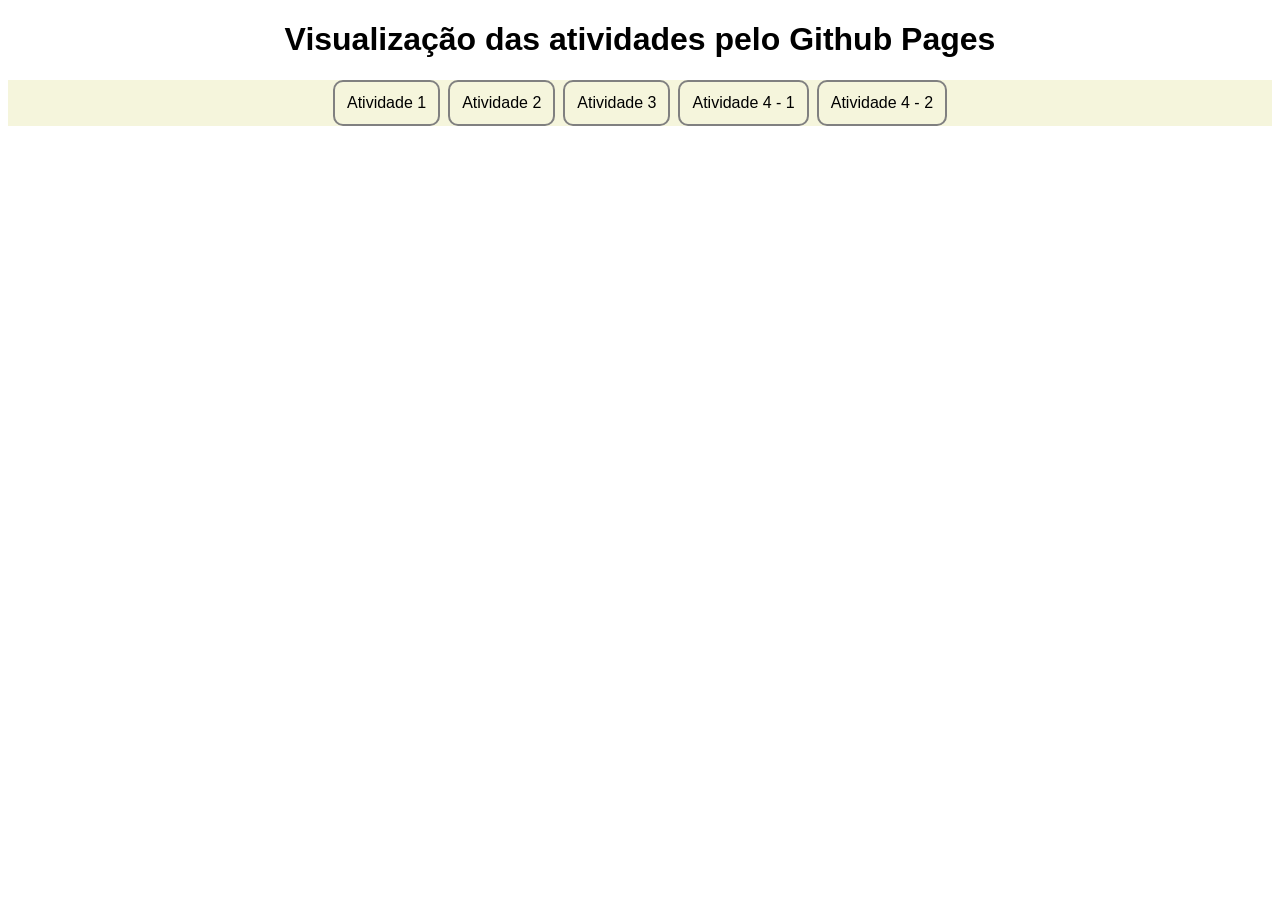
<file: index.html>
<!DOCTYPE html>
<html lang="pt-br">
<head>
    <meta charset="UTF-8">
    <meta name="viewport" content="width=device-width, initial-scale=1.0">
    <title>Visualização das atividades pelo Github Pages</title>
    <style>
        body {
            font-family: Arial, sans-serif;
        }

        h1 {
            text-align: center;
        }

        a {
            color: black;
            text-decoration: none;
            border: 2px solid grey;
            border-radius: 10px;
            padding: 12px;
        }

        div {
            width: 100%;
            background-color: beige;
            display: flex;
            justify-content: center;
            align-items: center;
            gap: 8px;
        }
    </style>
</head>
<body>
    <header>
        <h1>Visualização das atividades pelo Github Pages</h1>
    </header>
    <main>
        <div>
            <a href="atividades/atividade1/index.html" target="_blank">Atividade 1</a>
            <a href="atividades/atividade2/index.html" target="_blank">Atividade 2</a> 
            <a href="atividades/atividade3/index.html" target="_blank">Atividade 3</a>
            <a href="atividades/atividade4/index.html" target="_blank">Atividade 4 - 1</a>
            <a href="atividades/atividade4/tabela-aula.html" target="_blank">Atividade 4 - 2</a>
        </div>
    </main>
</body>
</html>
</file>
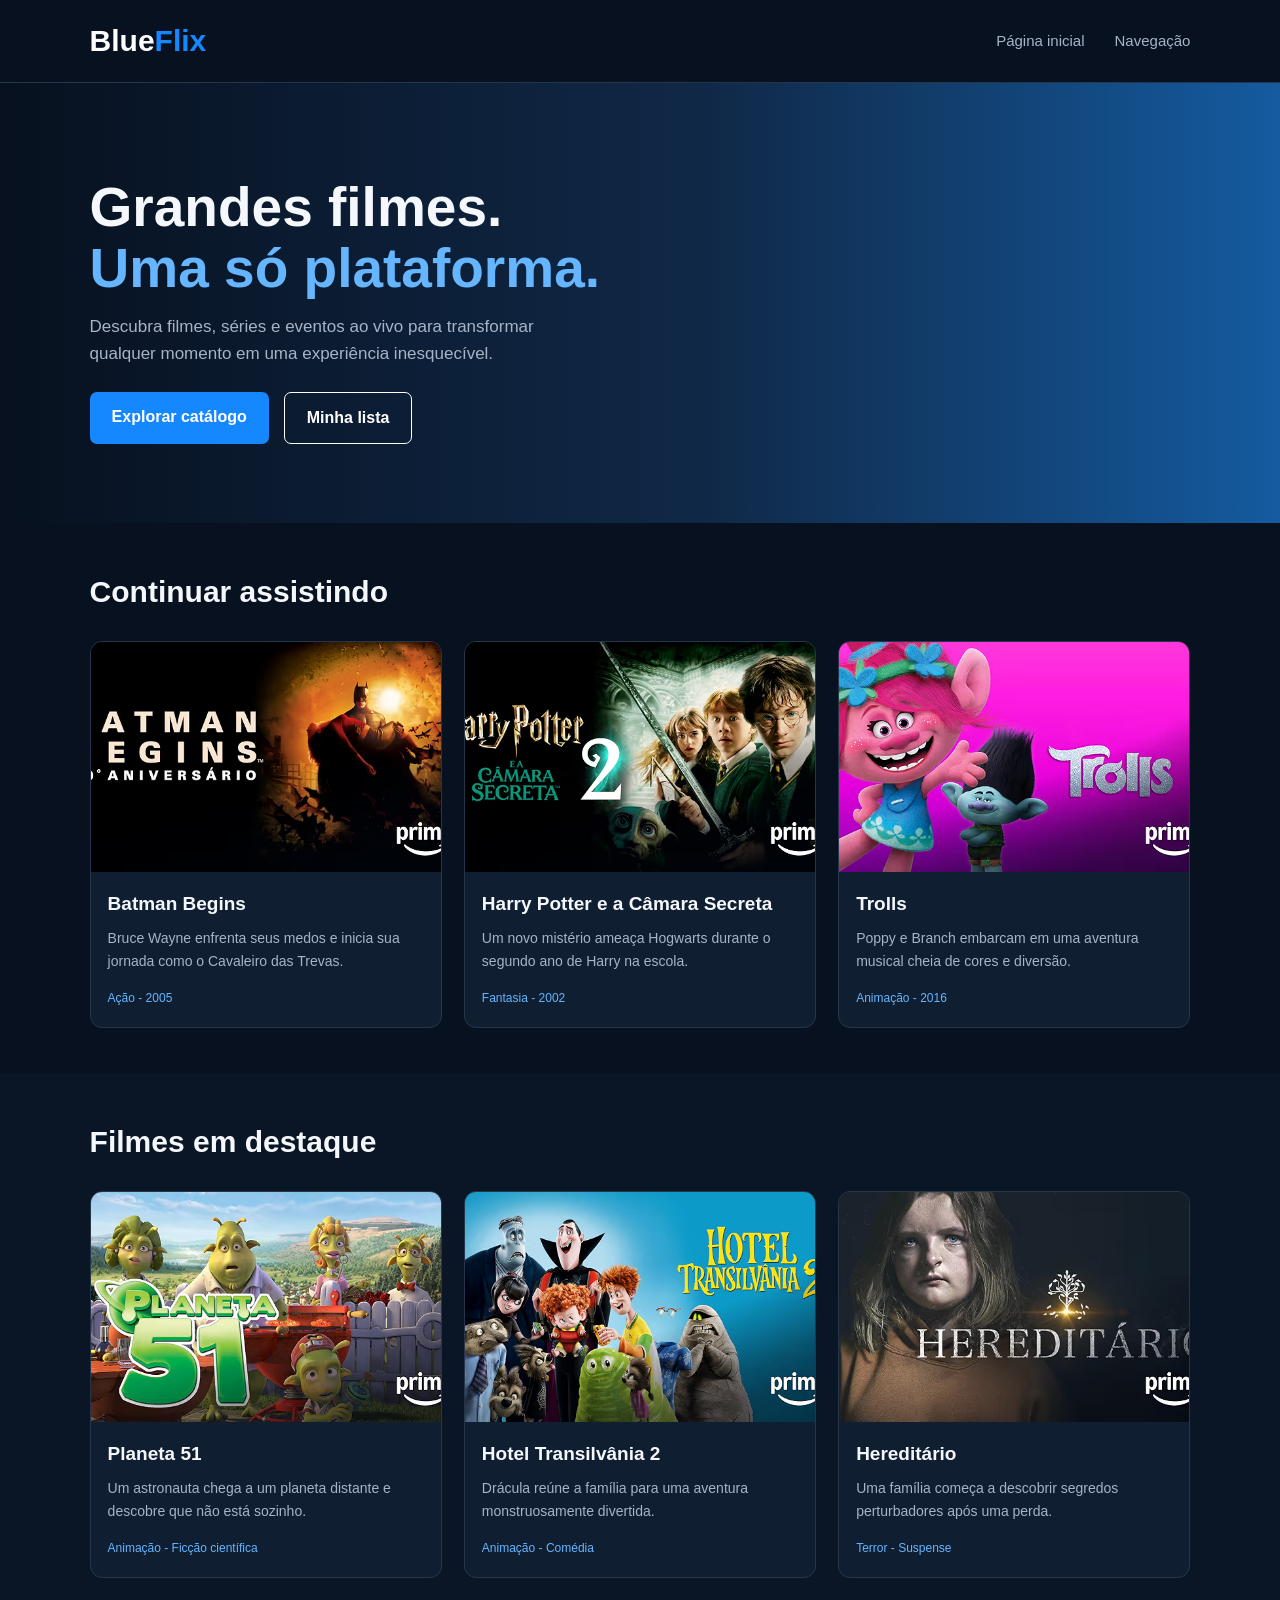
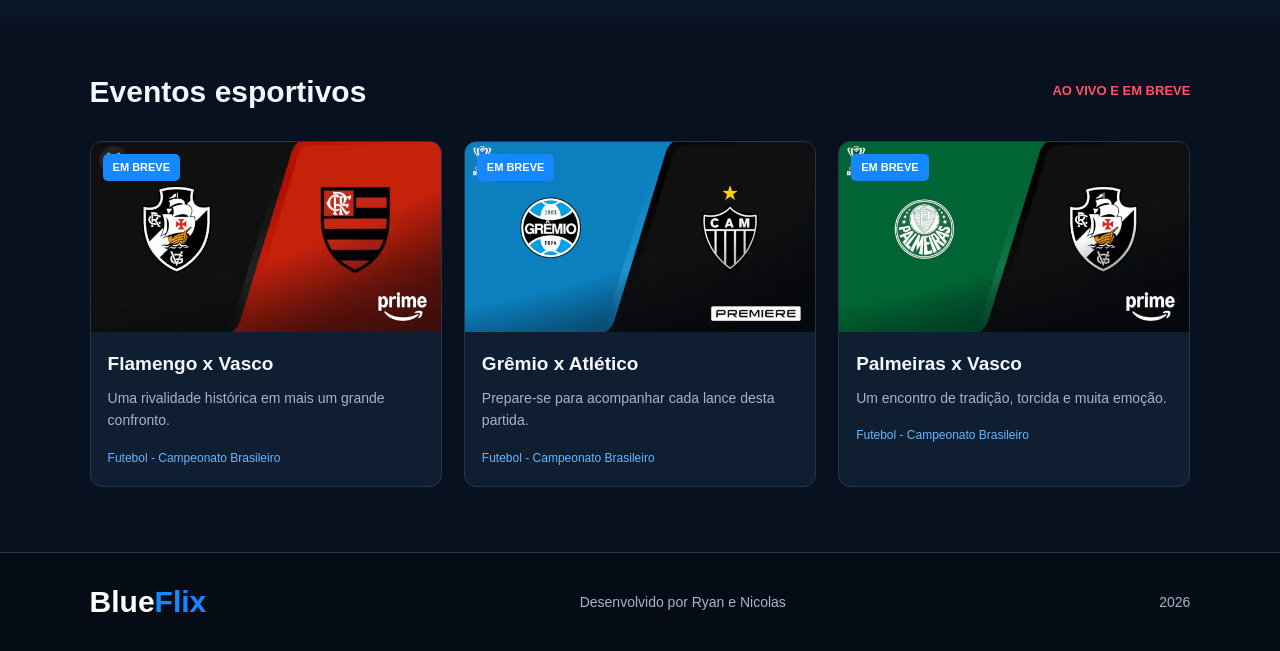
<file: atividades/atividade3/index.html>
<!DOCTYPE html>
<!-- Ryan de Melo Pedro -->
<!-- Nicolas Borges Volcov dos Santos -->
<html lang="pt-br">
<head>
    <meta charset="UTF-8">
    <meta name="viewport" content="width=device-width, initial-scale=1.0">
    <title>BlueFlix - Página Inicial</title>
    <link rel="stylesheet" href="style.css">
</head>
<body>
    <header class="cabecalho">
        <div>
            <h1 class="logo">Blue<span>Flix</span></h1>
        </div>
        <nav class="menu">
            <ul>
                <li><a href="index.html">Página inicial</a></li>
                <li><a href="navegacao.html">Navegação</a></li>
            </ul>
        </nav>
    </header>
    <main>
        <section class="banner" id="inicio">
            <div class="conteudo-banner">
                <h2>
                    Grandes filmes.
                    <br>
                    <span>Uma só plataforma.</span>
                </h2>
                <p class="descricao-banner">
                    Descubra filmes, séries e eventos ao vivo para transformar
                    qualquer momento em uma experiência inesquecível.
                </p>
                <div class="botoes">
                    <a class="botao" href="#destaques">Explorar catálogo</a>
                    <a class="botao botao-secundario" href="#continuar">Minha lista</a>
                </div>
            </div>
        </section>
        <section class="secao" id="continuar">
            <div class="topo-secao">
                <h2>Continuar assistindo</h2>
            </div>
            <div class="lista-cards">
                <div class="card">
                    <div class="imagem-card">
                        <img src="imagens/batman-begins.jpg" alt="Batman Begins">
                    </div>
                    <div class="informacoes-card">
                        <h3>Batman Begins</h3>
                        <p>Bruce Wayne enfrenta seus medos e inicia sua jornada como o Cavaleiro das Trevas.</p>
                        <span class="categoria">Ação - 2005</span>
                    </div>
                </div>
                <div class="card">
                    <div class="imagem-card">
                        <img src="imagens/harry-potter-2.jpg" alt="Harry Potter e a Câmara Secreta">
                    </div>
                    <div class="informacoes-card">
                        <h3>Harry Potter e a Câmara Secreta</h3>
                        <p>Um novo mistério ameaça Hogwarts durante o segundo ano de Harry na escola.</p>
                        <span class="categoria">Fantasia - 2002</span>
                    </div>
                </div>
                <div class="card">
                    <div class="imagem-card">
                        <img src="imagens/trolls.jpg" alt="Trolls">
                    </div>
                    <div class="informacoes-card">
                        <h3>Trolls</h3>
                        <p>Poppy e Branch embarcam em uma aventura musical cheia de cores e diversão.</p>
                        <span class="categoria">Animação - 2016</span>
                    </div>
                </div>
            </div>
        </section>
        <section class="secao secao-destaques" id="destaques">
            <div class="topo-secao">
                <h2>Filmes em destaque</h2>
            </div>
            <div class="lista-cards">
                <div class="card">
                    <div class="imagem-card">
                        <img src="imagens/planeta-51.jpg" alt="Planeta 51">
                    </div>
                    <div class="informacoes-card">
                        <h3>Planeta 51</h3>
                        <p>Um astronauta chega a um planeta distante e descobre que não está sozinho.</p>
                        <span class="categoria">Animação - Ficção científica</span>
                    </div>
                </div>
                <div class="card">
                    <div class="imagem-card">
                        <img src="imagens/hotel-transilvania-2.jpg" alt="Hotel Transilvânia 2">
                    </div>
                    <div class="informacoes-card">
                        <h3>Hotel Transilvânia 2</h3>
                        <p>Drácula reúne a família para uma aventura monstruosamente divertida.</p>
                        <span class="categoria">Animação - Comédia</span>
                    </div>
                </div>
                <div class="card">
                    <div class="imagem-card">
                        <img src="imagens/hereditario.jpg" alt="Hereditário">
                    </div>
                    <div class="informacoes-card">
                        <h3>Hereditário</h3>
                        <p>Uma família começa a descobrir segredos perturbadores após uma perda.</p>
                        <span class="categoria">Terror - Suspense</span>
                    </div>
                </div>
            </div>
        </section>
        <section class="secao secao-eventos" id="eventos">
            <div class="topo-secao">
                <h2>Eventos esportivos</h2>
                <p class="ao-vivo">AO VIVO E EM BREVE</p>
            </div>
            <div class="lista-cards">
                <div class="card">
                    <div class="imagem-evento">
                        <img src="imagens/flamengo-x-vasco.png" alt="Flamengo x Vasco">
                        <span class="etiqueta-evento">EM BREVE</span>
                    </div>
                    <div class="informacoes-card">
                        <h3>Flamengo x Vasco</h3>
                        <p>Uma rivalidade histórica em mais um grande confronto.</p>
                        <span class="categoria">Futebol - Campeonato Brasileiro</span>
                    </div>
                </div>
                <div class="card">
                    <div class="imagem-evento">
                        <img src="imagens/gremio-x-atletico.png" alt="Grêmio x Atlético">
                        <span class="etiqueta-evento">EM BREVE</span>
                    </div>
                    <div class="informacoes-card">
                        <h3>Grêmio x Atlético</h3>
                        <p>Prepare-se para acompanhar cada lance desta partida.</p>
                        <span class="categoria">Futebol - Campeonato Brasileiro</span>
                    </div>
                </div>
                <div class="card">
                    <div class="imagem-evento">
                        <img src="imagens/palmeiras-x-vasco.png" alt="Palmeiras x Vasco">
                        <span class="etiqueta-evento">EM BREVE</span>
                    </div>
                    <div class="informacoes-card">
                        <h3>Palmeiras x Vasco</h3>
                        <p>Um encontro de tradição, torcida e muita emoção.</p>
                        <span class="categoria">Futebol - Campeonato Brasileiro</span>
                    </div>
                </div>
            </div>
        </section>
    </main>
    <footer class="rodape">
        <h3 class="logo">Blue<span>Flix</span></h3>
        <p>Desenvolvido por Ryan e Nicolas</p>
        <p>2026</p>
    </footer>
</body>
</html>
</file>
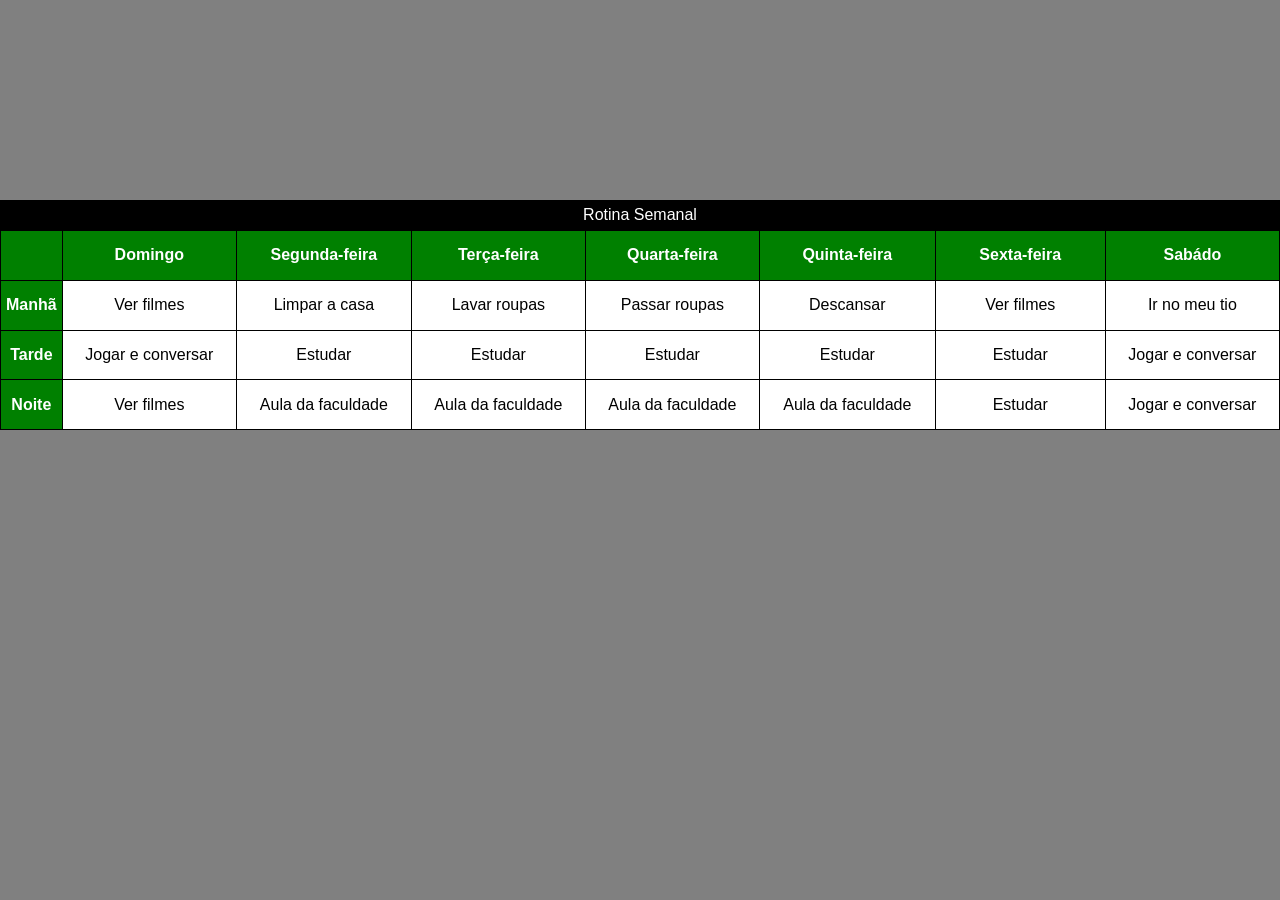
<file: atividades/atividade4/index.html>
<!DOCTYPE html>
<html lang="pt-br">
<head>
    <meta charset="UTF-8">
    <meta name="viewport" content="width=device-width, initial-scale=1.0">
    <title>Rotina semanal</title>
    <style>
        body {
            font-family: Arial, Helvetica, sans-serif;
            background-color: grey;
            box-sizing: border-box;

            margin: 0;
            padding: 0;
            height: 70vh;
            width: 100%;
            display: flex;
            justify-content: center;
            align-items: center;
        }

        table {
            height: 200px;
        }

        caption {
            border: 1px solid black;
            padding: 5px;
            color: white;
            background-color: black;
        }

        th {
            color: white;
            background-color: green;
        }

        table, th, tr, td {
            border: 1px solid black;
            border-collapse: collapse;
            padding: 5px;
        }

        td, th {
            text-align: center;
        }

        td {
            width: 200px;
            background-color: white;
        }
    </style>
</head>
<body>
    <table>
        <caption>Rotina Semanal</caption>
        <tr>
            <th></th>
            <th>Domingo</th>
            <th>Segunda-feira</th>
            <th>Terça-feira</th>
            <th>Quarta-feira</th>
            <th>Quinta-feira</th>
            <th>Sexta-feira</th>
            <th>Sabádo</th>
        </tr>
        <tr>
            <th>Manhã</th>
            <td>Ver filmes</td>
            <td>Limpar a casa</td>
            <td>Lavar roupas</td>
            <td>Passar roupas</td>
            <td>Descansar</td>
            <td>Ver filmes</td>
            <td>Ir no meu tio</td>
        </tr>
        <tr>
            <th>Tarde</th>
            <td>Jogar e conversar</td>
            <td>Estudar</td>
            <td>Estudar</td>
            <td>Estudar</td>
            <td>Estudar</td>
            <td>Estudar</td>
            <td>Jogar e conversar</td>
        </tr>
        <tr>
            <th>Noite</th>
            <td>Ver filmes</td>
            <td>Aula da faculdade</td>
            <td>Aula da faculdade</td>
            <td>Aula da faculdade</td>
            <td>Aula da faculdade</td>
            <td>Estudar</td>
            <td>Jogar e conversar</td>
        </tr>
    </table>
</body>
</html>
</file>
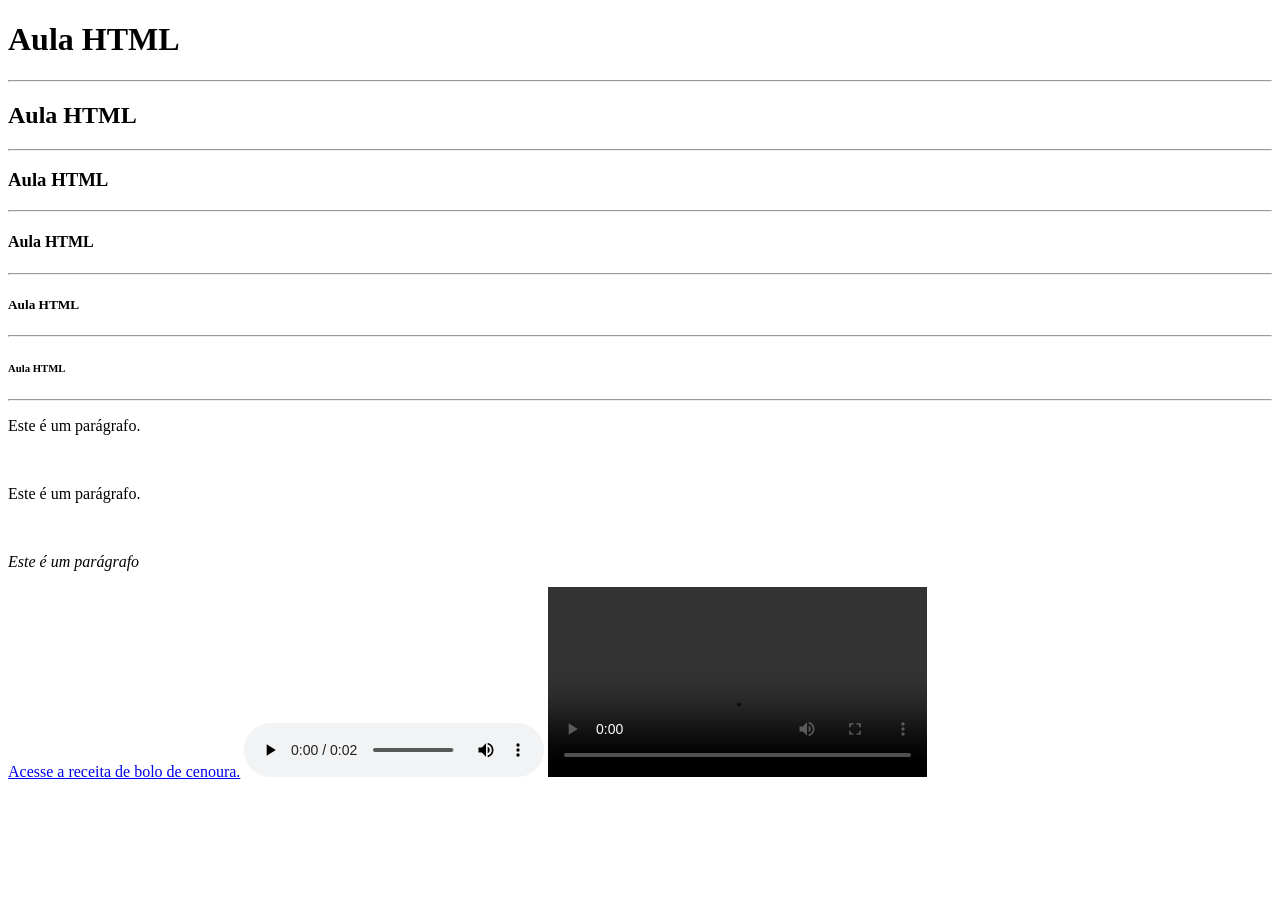
<file: aulas/receita/index.html>
<!DOCTYPE html>
<html lang="pt-br">
<head>
    <meta charset="UTF-8">
    <meta name="viewport" content="width=device-width,initial-scale=1.0">
    <title>Turma Nathally</title>
    <link rel="shortcut icon" href="" type="image/x-icon">
</head>
<body>
    <h1>Aula HTML</h1>
    <hr>
    <h2>Aula HTML</h2>
    <hr>
    <h3>Aula HTML</h3>
    <hr>
    <h4>Aula HTML</h4>
    <hr>
    <h5>Aula HTML</h5>
    <hr>
    <h6>Aula HTML</h6>
    <hr>
    <p>Este é um parágrafo.</p>
    <br>
    <p>Este é um parágrafo.</p>
    <br>
    <p><i>Este é um parágrafo</i></p>
    <a href="receita.html">Acesse a receita de bolo de cenoura.</a>
    <audio controls>
        <source src="audios/notificacao.mp3" type="audio/mp3">
    </audio>    
    <video width="30%" controls>
        <source src="videos/praia.mp4" type="video/mp4">
    </video>
</body>
</html>
</file>
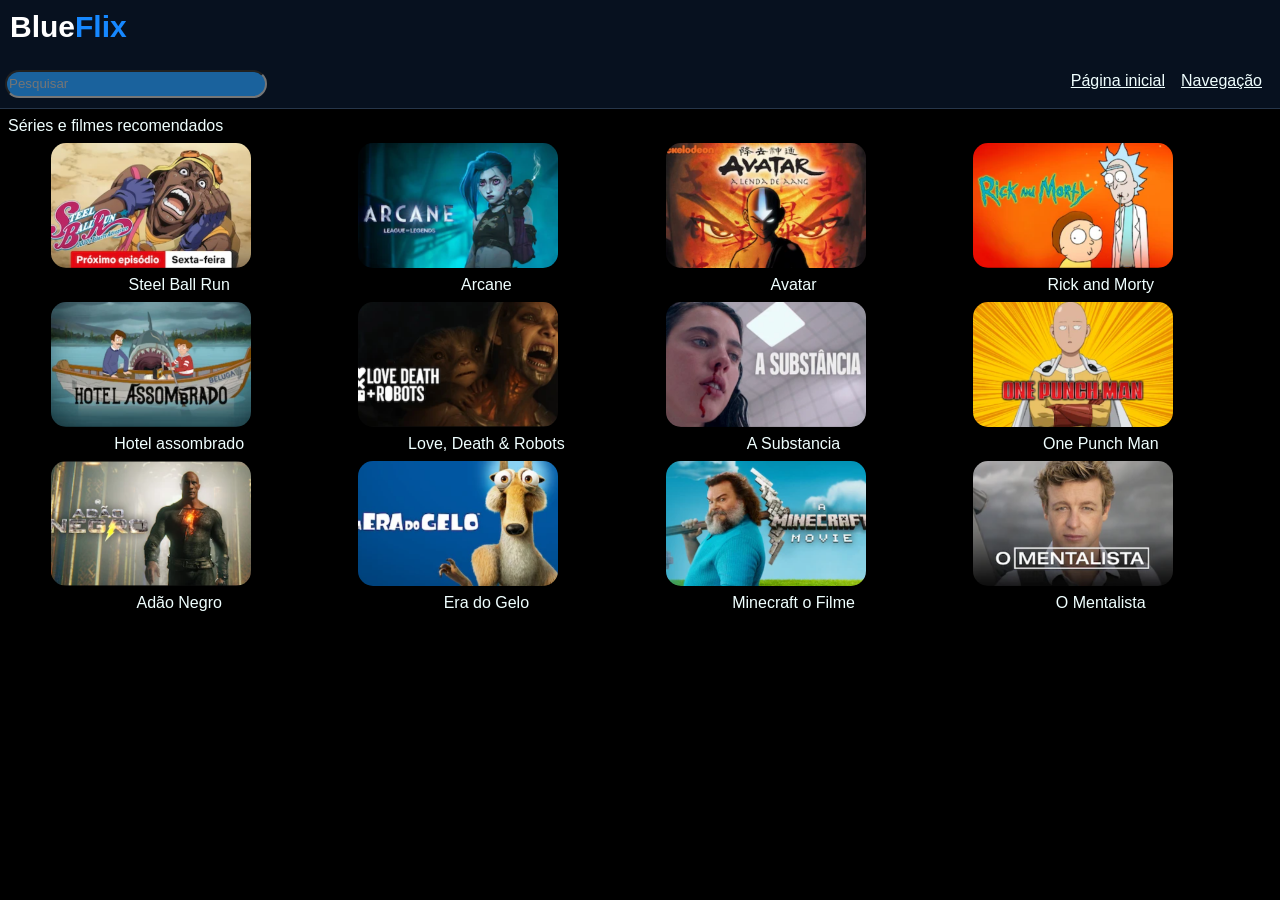
<file: atividades/atividade3/navegacao.html>
<!DOCTYPE html>
<!--Ryan de Melo Pedro-->
<!--Nicolas Borges Volcov dos Santos-->
<html lang="pt-br">
<head>
    <meta charset="UTF-8">
    <meta name="viewport" content="width=device-width, initial-scale=1.0">
    <title>Buscar</title>
    <link rel="stylesheet" href="navegacao.css">
</head>
<body>
    <header>
        <h1>Blue<span>Flix</span></h1>
        <div id="cima">
        <input class="pesquisa" type="text" placeholder="Pesquisar">
        <nav>
                <a href="index.html">Página inicial</a>
                <a href="navegacao.html">Navegação</a>
            </nav>
        </div>
    </header>
    <main>
        <p>Séries e filmes recomendados</p>
        <div class="catalogo">
            <div class="opcao">
                <img src="imagens/SteelBall.png" alt="Stell Ball Run">
                <p>Steel Ball Run</p>
            </div>
            <div class="opcao">
                <img src="imagens/Arcane.png" alt="Arcane">
                <p>Arcane</p>
            </div>
            <div class="opcao">
                <img src="imagens/Avatar.png" alt="Avatar">
                <p>Avatar</p>
            </div>
            <div class="opcao">
                <img src="imagens/RickMorty.png" alt="Rick and Morty">
                <p>Rick and Morty</p>
            </div>
        </div>
        <div class="catalogo">
            <div class="opcao">
                <img src="imagens/Hotel-Assombrado.png" alt="Hotel Assombrado">
                <p>Hotel assombrado</p>
            </div>
            <div class="opcao">
                <img src="imagens/Love.png" alt="Love death & Robots">
                <p>Love, Death & Robots</p>
            </div>
            <div class="opcao">
                <img src="imagens/Substancia.png" alt="A Substancia">
                <p>A Substancia</p>
            </div>
            <div class="opcao">
                <img src="imagens/one-punch-man.png" alt="One punch man">
                <p>One Punch Man</p>
            </div> 
        </div> 
        <div class="catalogo">
            <div class="opcao">
                <img src="imagens/adao-negro.png" alt="Adão Negro">
                <p>Adão Negro</p>
            </div>
            <div class="opcao">
                <img src="imagens/Era-do-gelo.png" alt="Era do Gelo">
                <p>Era do Gelo</p>
            </div>
            <div class="opcao">
                <img src="imagens/minecraft.png" alt="Minecraft">
                <p>Minecraft o Filme</p>
            </div>
            <div class="opcao">
                <img src="imagens/mentalista.png" alt="Mentalista">
                <p>O Mentalista</p>
            </div> 
        </div>
    </main>
    <footer>

    </footer>
</body>
</html>
</file>
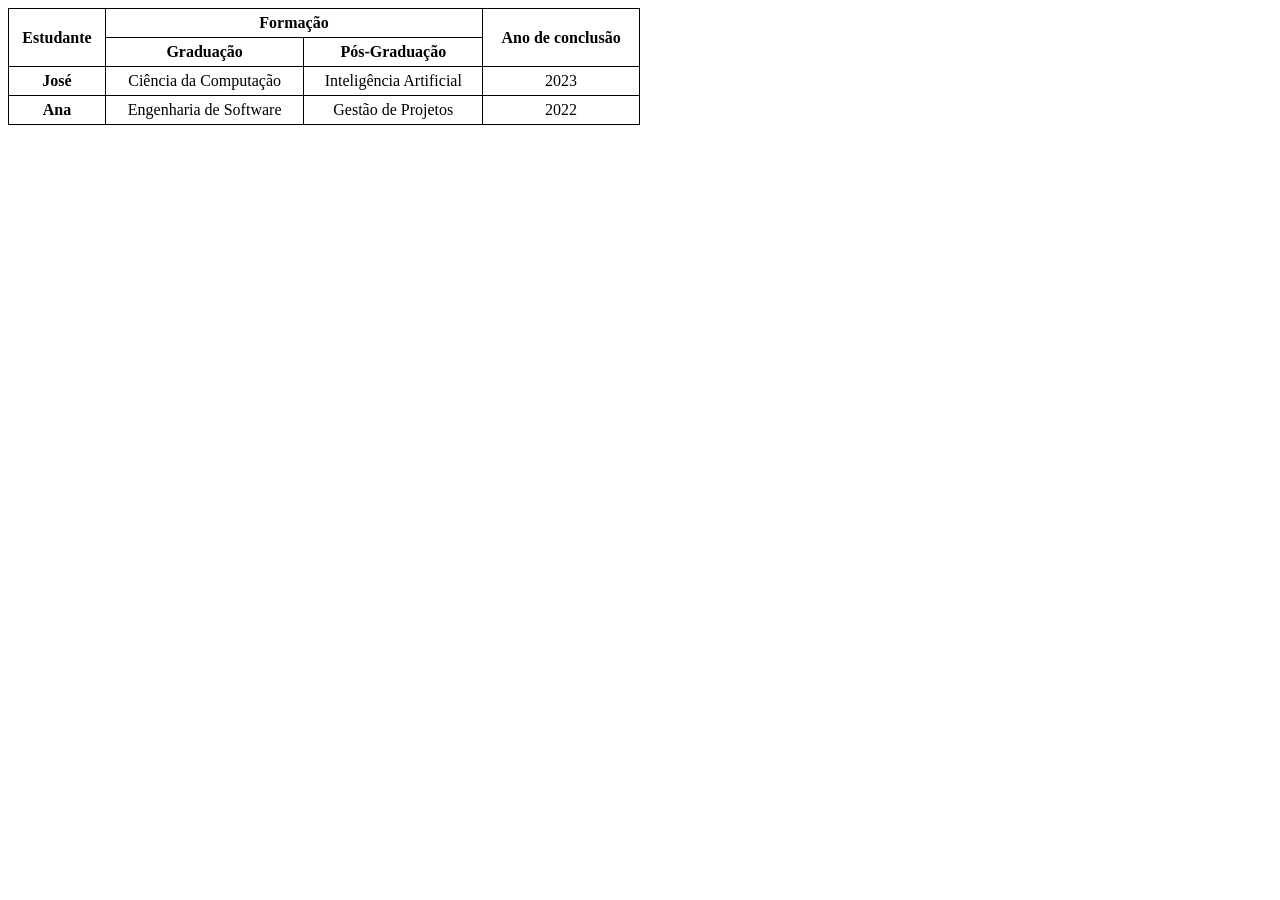
<file: atividades/atividade4/tabela-aula.html>
<!DOCTYPE html>
<html lang="pt-br">
<head>
    <meta charset="UTF-8">
    <meta name="viewport" content="width=device-width, initial-scale=1.0">
    <title>Aula sobre tabelas</title>
    <style>
        table, th, tr, td {
            border: 1px solid black;
            border-collapse: collapse;
        }

        th, td {
            text-align: center;
            padding: 5px;
        }

        table {
            width: 50%;
        }
    </style>
</head> 
<body>
    <table>
        <tr>
            <th rowspan="2">Estudante</th>
            <th colspan="2">Formação</th>
            <th rowspan="2">Ano de conclusão</th>
        </tr>
        <tr>
            <th>Graduação</th>
            <th>Pós-Graduação</th>
        </tr>
        <tr>
            <th>José</th>
            <td>Ciência da Computação</td>
            <td>Inteligência Artificial</td>
            <td>2023</td>
        </tr>
        <tr>
            <th>Ana</th>
            <td>Engenharia de Software</td>
            <td>Gestão de Projetos</td>
            <td>2022</td>
        </tr>
    </table>
</body>
</html>
</file>
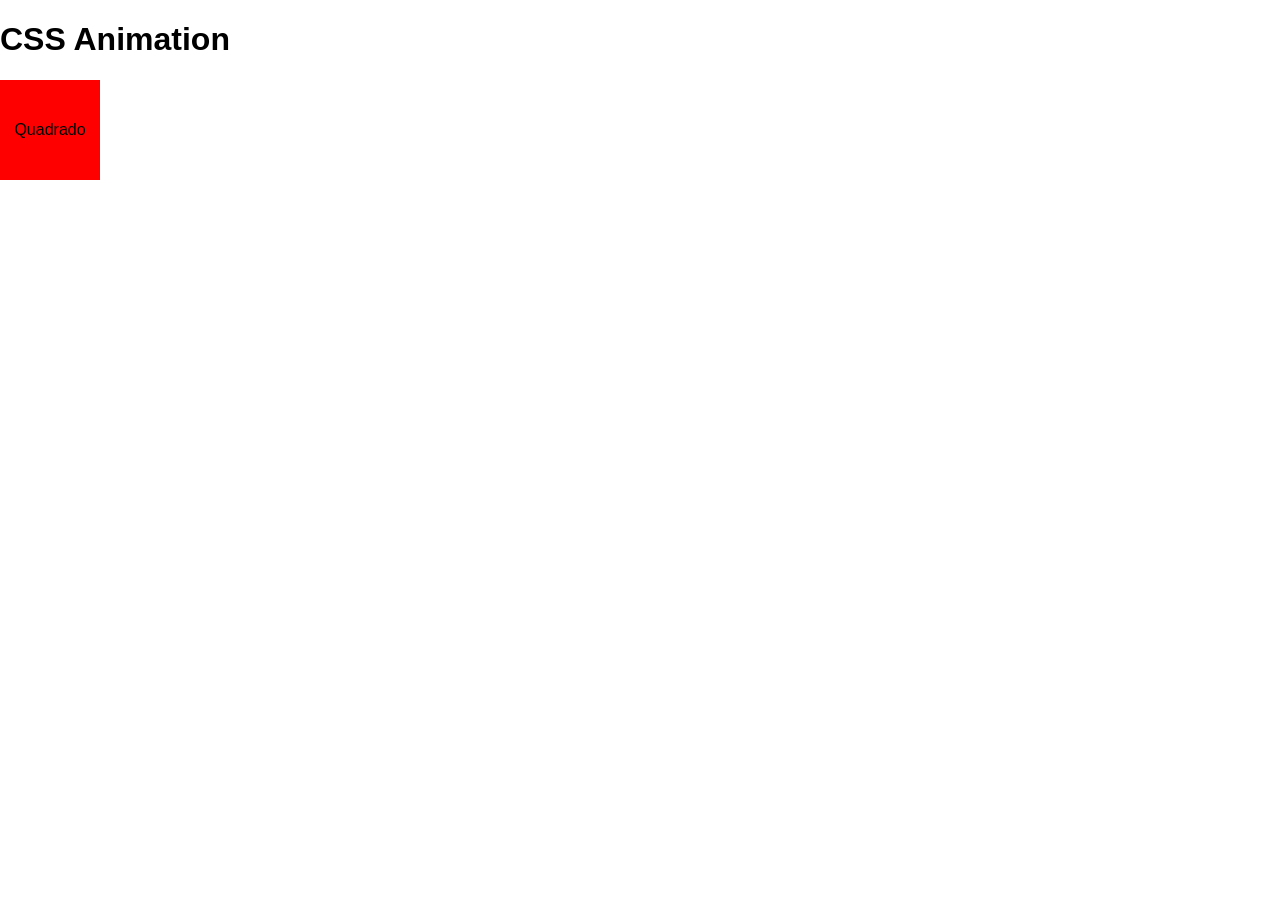
<file: aulas/animations/animations.html>
<!DOCTYPE html>
<html lang="en">
<head>
    <meta charset="UTF-8">
    <meta name="viewport" content="width=device-width, initial-scale=1.0">
    <title>Document</title>
    <style> 
        body {
            font-family: Arial, Helvetica, sans-serif;

            margin: 0;
            padding: 0;
        }

        div {
        display: flex;
        justify-content: center;
        align-items: center;

        width: 100px;
        height: 100px;
        background-color: red;
        position: relative;
        animation-name: quadradoMovendo;
        animation-duration: 6s;
        animation-iteration-count: infinite;
        }

        @keyframes quadradoMovendo {
        0%   {background-color:red; left:0px; top:0px;} /* 0 pixels da esquerda e 0 pixels de cima */
        25%  {background-color:yellow; left:200px; top:0px;}
        50%  {background-color:blue; left:200px; top:200px;}
        75%  {background-color:green; left:0px; top:200px;}
        100% {background-color:red; left:0px; top:0px;}
        }
</style>
</head>
<body>
    <h1>CSS Animation</h1>
    <div>Quadrado</div>
</body>
</html>
</file>
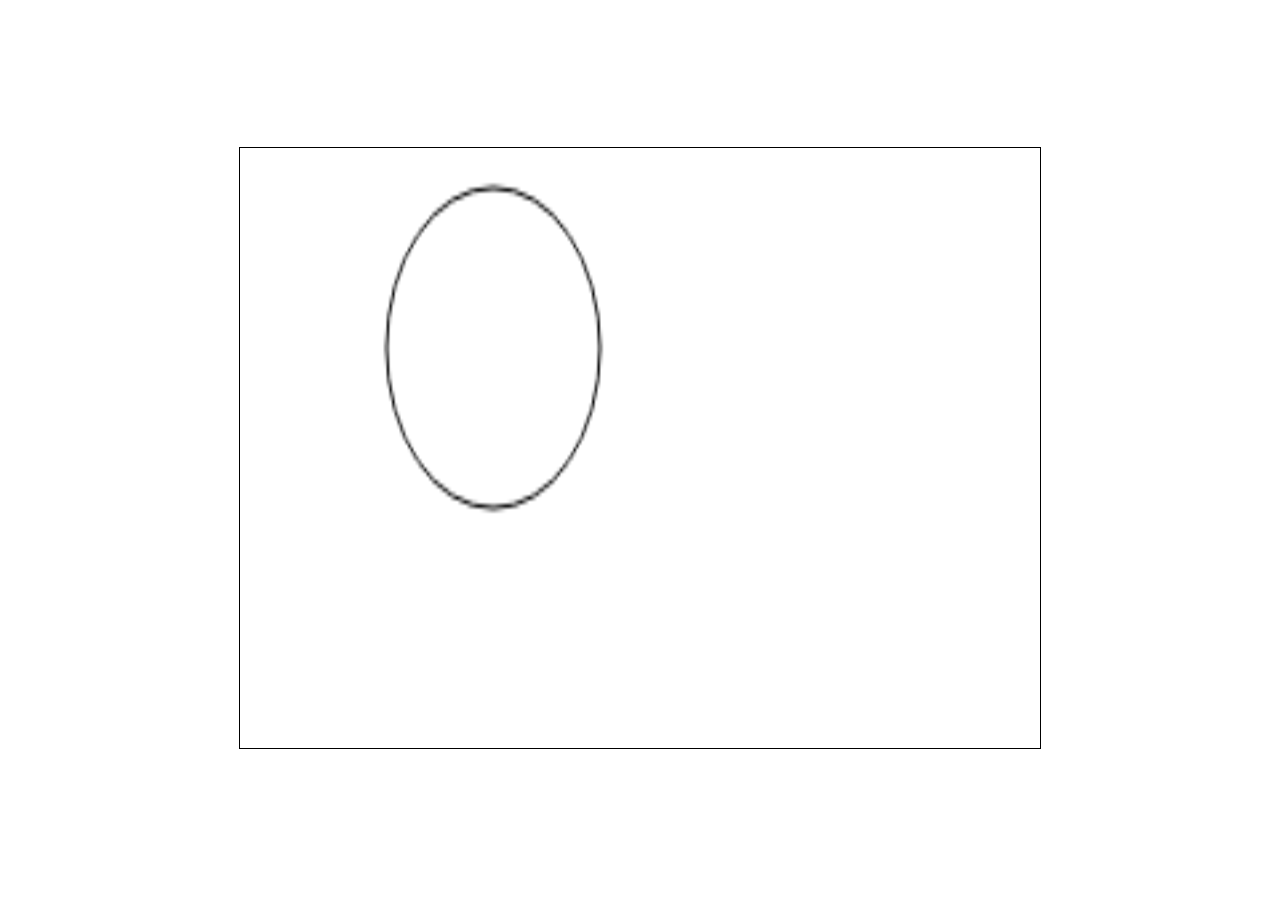
<file: aulas/canvas/canvas.html>
<!DOCTYPE html>
<html lang="en">
<head>
    <meta charset="UTF-8">
    <meta name="viewport" content="width=device-width, initial-scale=1.0">
    <title>Document</title>
    <style>
        body {
            margin: 0;
            padding: 0;
            display: flex;
            justify-content: center;
            align-items: center;

            height: 100vh;
        }
        #myCanvas {
            height: 600px;
            width: 800px;
            border: 1px solid black;
        }
    </style>
</head>
<body>
    <div>
        <canvas id="myCanvas"></canvas>
    </div>
    <script>
        var c = document.getElementById("myCanvas");
        var ctx = c.getContext("2d");
        ctx.beginPath();
        ctx.arc(95, 50, 40, 0, 2 * Math.PI);
        ctx.stroke();
    </script>
</body>
</html>
</file>
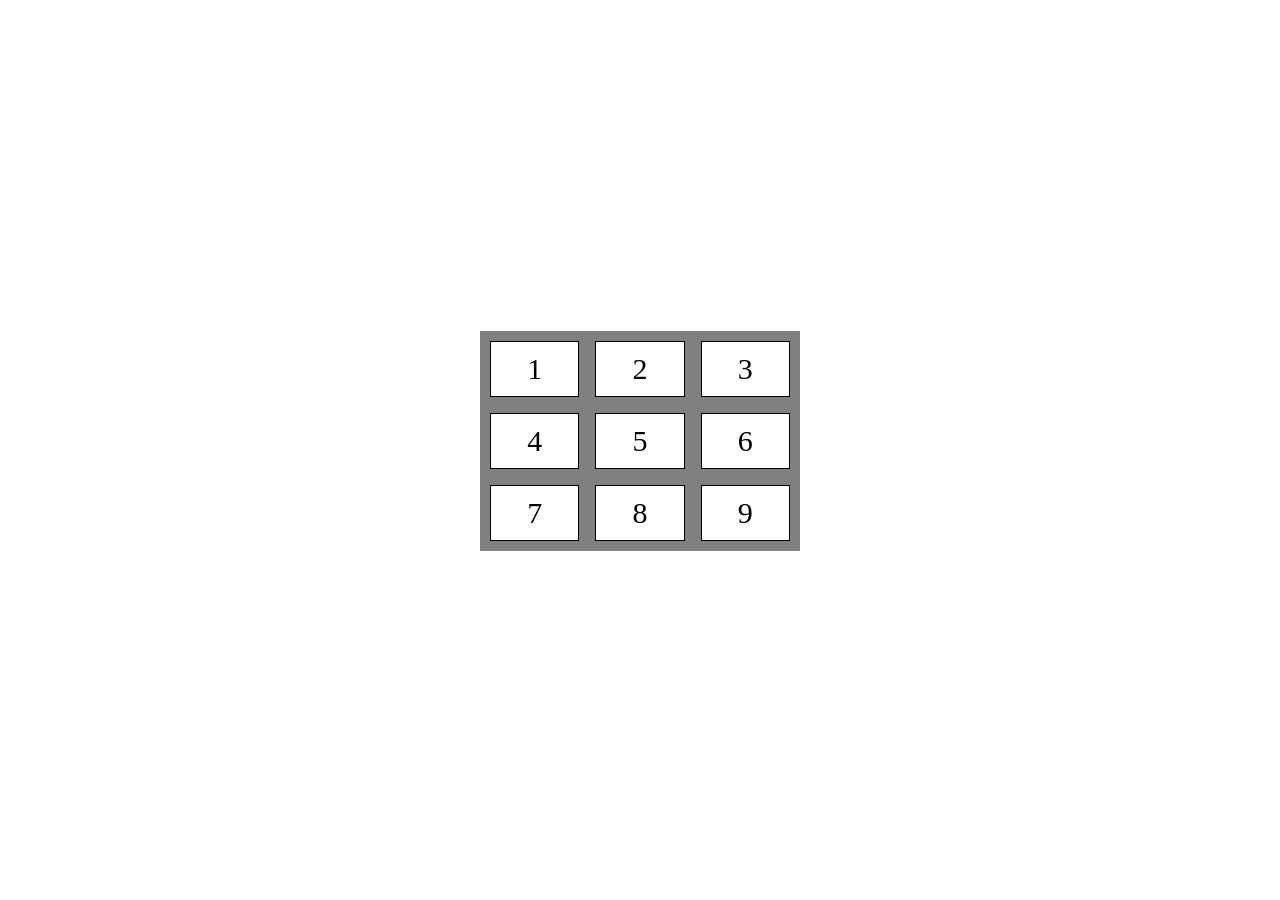
<file: aulas/grid/grid.html>
<!DOCTYPE html>
<html lang="en">
<head>
    <meta charset="UTF-8">
    <meta name="viewport" content="width=device-width, initial-scale=1.0">
    <title>Grid</title>
    <style>
        body {
            margin: 0;
            padding: 0;
            display: flex;
            justify-content: center;
            align-items: center;
            height: 98vh;
        }
        .container {
        width: 300px;
        display: grid;
        grid-template-columns: 1fr 1fr 1fr; /* fr é um bloco */
        background-color: grey;
        padding: 10px;
        gap: 16px;
        }
        .container div {
        background-color: white;
        border: 1px solid rgb(1, 0, 0);
        padding: 10px;
        font-size: 30px;
        text-align: center;
        }
    </style>
</head>
<body>
    <div class="container">
  <div>1</div>
  <div>2</div>
  <div>3</div>
  <div>4</div>
  <div>5</div>
  <div>6</div>
  <div>7</div>
  <div>8</div>
  <div>9</div>
</div>
</body>
</html>
</file>
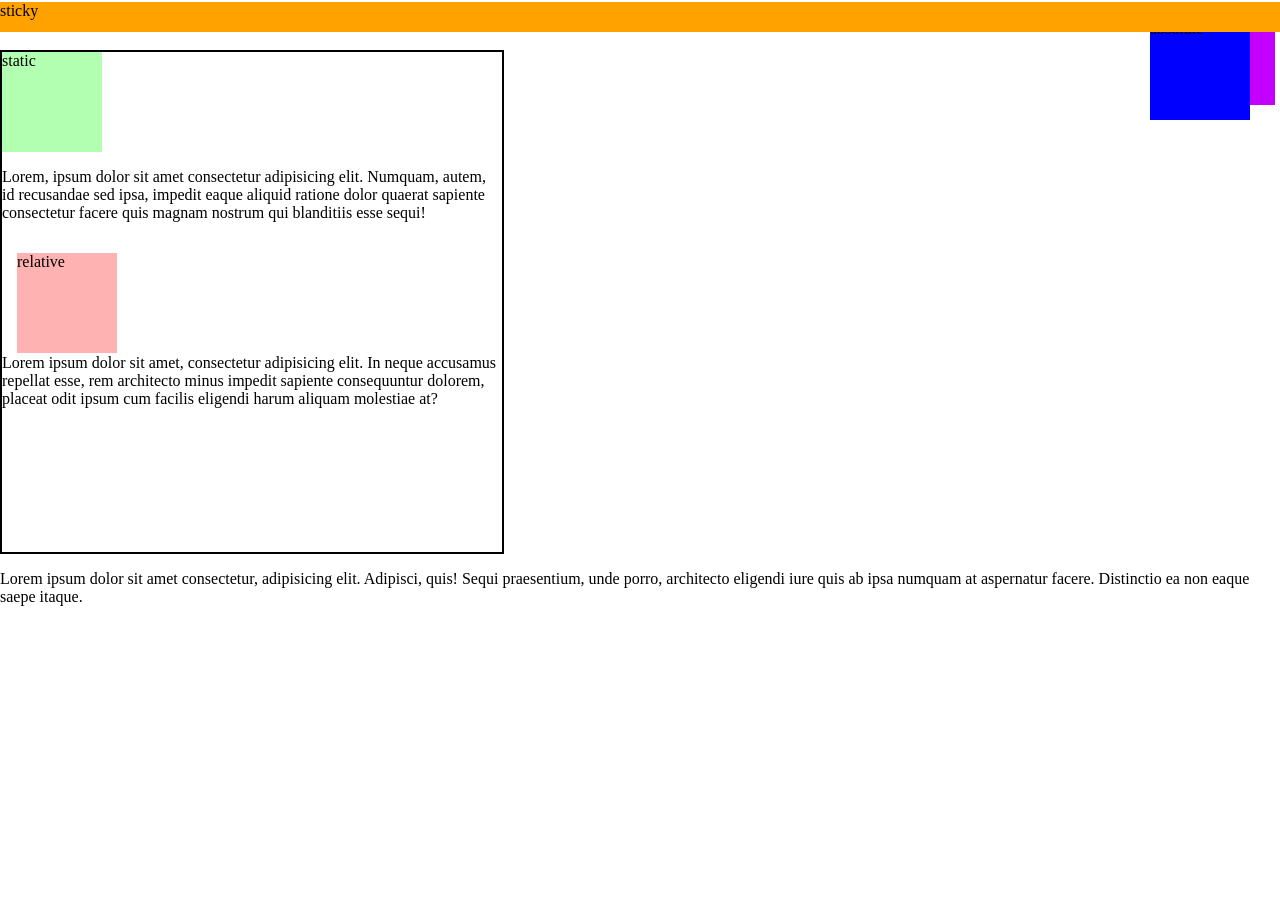
<file: aulas/position/position1.html>
<!DOCTYPE html>
<html lang="pt-br">
<head>
    <meta charset="UTF-8">
    <meta name="viewport" content="width=device-width, initial-scale=1.0">
    <title>Position</title>
    <link rel="stylesheet" href="position1.css">
</head>
<body>
    <div></div>
    <div class="sticky">sticky</div>
    <div class="container">
        <div class="static">static</div>
        <p>Lorem, ipsum dolor sit amet consectetur adipisicing elit. Numquam, autem, id recusandae sed ipsa, impedit eaque aliquid ratione dolor quaerat sapiente consectetur facere quis magnam nostrum qui blanditiis esse sequi!</p>
        <div class="relative">relative</div>
        <p>Lorem ipsum dolor sit amet, consectetur adipisicing elit. In neque accusamus repellat esse, rem architecto minus impedit sapiente consequuntur dolorem, placeat odit ipsum cum facilis eligendi harum aliquam molestiae at?</p>
        <div class="absolute">absolute</div>
        <div class="fixed">fixed</div>
    </div>
    <p>Lorem ipsum dolor sit amet consectetur, adipisicing elit. Adipisci, quis! Sequi praesentium, unde porro, architecto eligendi iure quis ab ipsa numquam at aspernatur facere. Distinctio ea non eaque saepe itaque.</p>
</body>
</html>
</file>
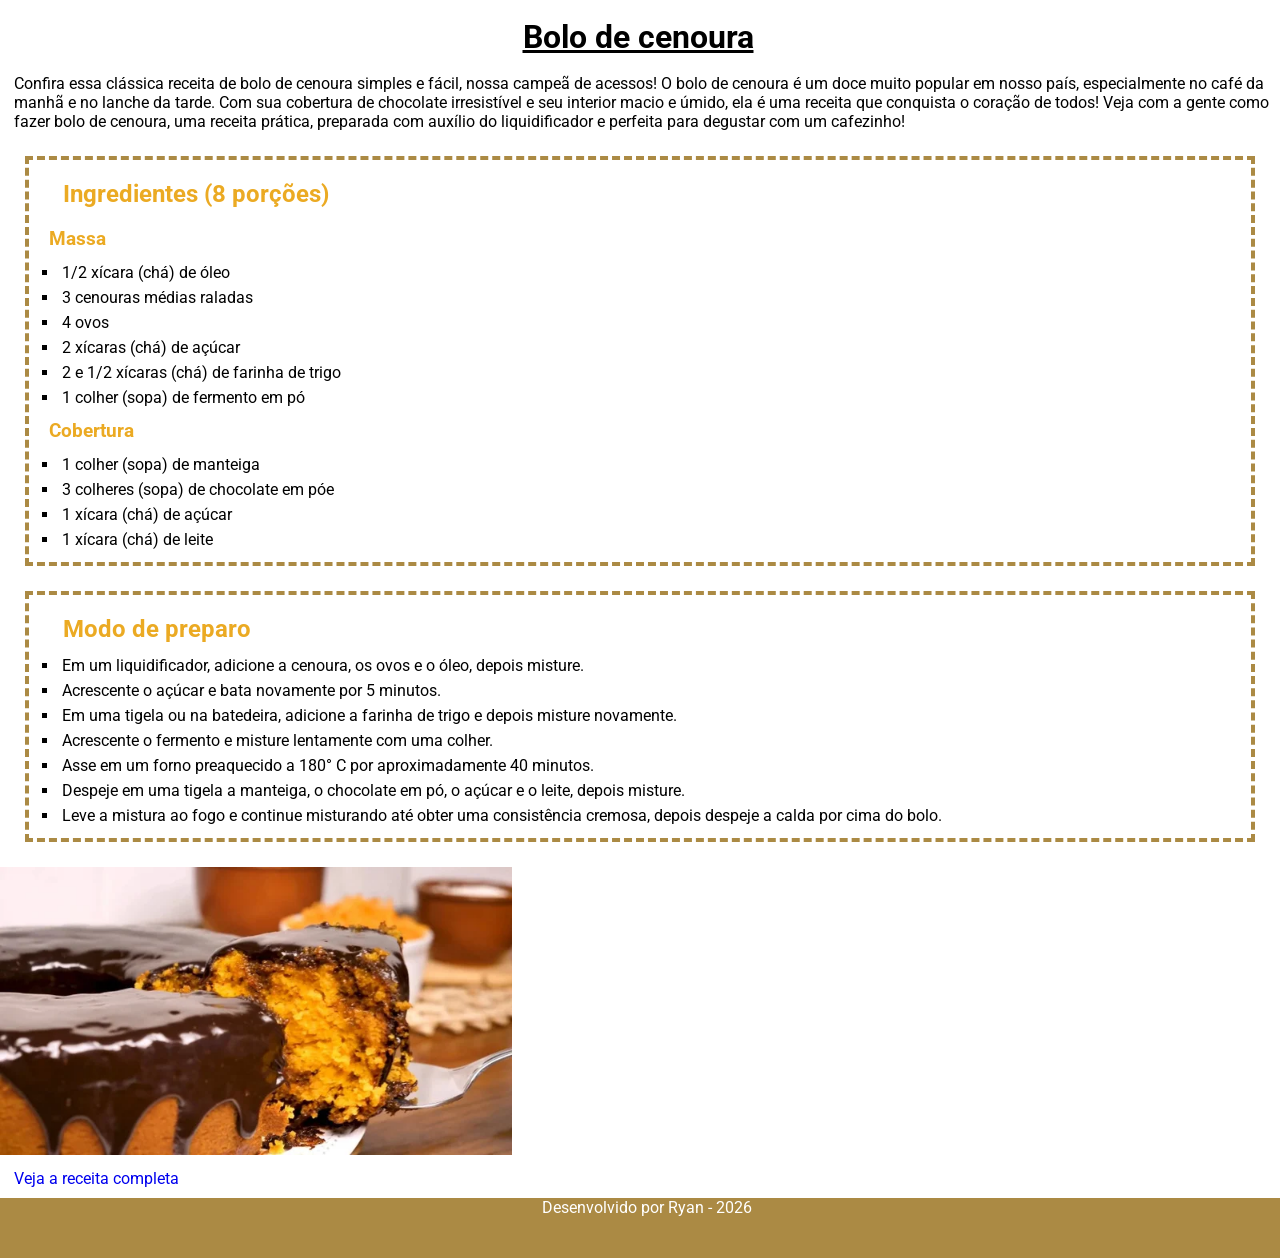
<file: aulas/receita/receita.html>
<!DOCTYPE html>
<html lang="en">
<head>
    <meta charset="UTF-8">
    <meta name="viewport" content="width=device-width, initial-scale=1.0">
    <title>Receitas</title>
    <link rel="stylesheet" href="style.css">
    <link rel="preconnect" href="https://fonts.googleapis.com">
    <link rel="preconnect" href="https://fonts.googleapis.com">
    <link rel="preconnect" href="https://fonts.gstatic.com" crossorigin>
    <link href="https://fonts.googleapis.com/css2?family=Roboto:ital,wght@0,100..900;1,100..900&display=swap" rel="stylesheet">
<body>
    <h1 >Bolo de cenoura</h1>
    <p>Confira essa clássica receita de bolo de cenoura simples e fácil, 
        nossa campeã de acessos! O bolo de cenoura é um doce muito popular 
        em nosso país, especialmente no café da manhã e no lanche da tarde. 
        Com sua cobertura de chocolate irresistível e seu interior macio e úmido, 
        ela é uma receita que conquista o coração de todos! Veja com a gente como 
        fazer bolo de cenoura, uma receita prática, preparada com auxílio do 
        liquidificador e perfeita para degustar com um cafezinho!
</p>
<section class="ingredientes">
<h2 id="ingredientes">Ingredientes (8 porções)</h2>
<h3 class="massa">Massa</h3>
<ul>
    <li>1/2 xícara (chá) de óleo</li>
    <li>3 cenouras médias raladas</li>
    <li>4 ovos</li>
    <li>2 xícaras (chá) de açúcar</li>
    <li>2 e 1/2 xícaras (chá) de farinha de trigo</li>
    <li>1 colher (sopa) de fermento em pó</li>
</ul>
<h3>Cobertura</h3>
<ul>
    <li>1 colher (sopa) de manteiga</li>
    <li>3 colheres (sopa) de chocolate em póe</li>
    <li>1 xícara (chá) de açúcar</li>
    <li>1 xícara (chá) de leite</li>
</ul>
</section>
<section class="modo-preparo">
<h2>Modo de preparo</h2>
<ol>
    <li>Em um liquidificador, adicione a cenoura, os ovos e o óleo, depois 
        misture.</li>
    <li>Acrescente o açúcar e bata novamente por 5 minutos.</li>
    <li>Em uma tigela ou na batedeira, adicione a farinha de trigo e depois 
        misture novamente.</li>
    <li>Acrescente o fermento e misture lentamente com uma colher.</li>
    <li>Asse em um forno preaquecido a 180° C por aproximadamente 40 minutos.</li>
    <li>Despeje em uma tigela a manteiga, o chocolate em pó, o açúcar e o leite, 
        depois misture.</li>
    <li>Leve a mistura ao fogo e continue misturando até obter uma consistência 
        cremosa, depois despeje a calda por cima do bolo.</li>
</ol>
</section>
<img src="imagens/img-bolo-de-cenoura.jpg" alt="Foto de um bolo de cenoura">
<p><a href="https://www.tudogostoso.com.br/receita/23-bolo-de-cenoura.html" target="_blank">Veja a receita completa</a></p>
<footer>
    <p>Desenvolvido por Ryan - 2026</p>
</footer>
</body>
</html>
</file>
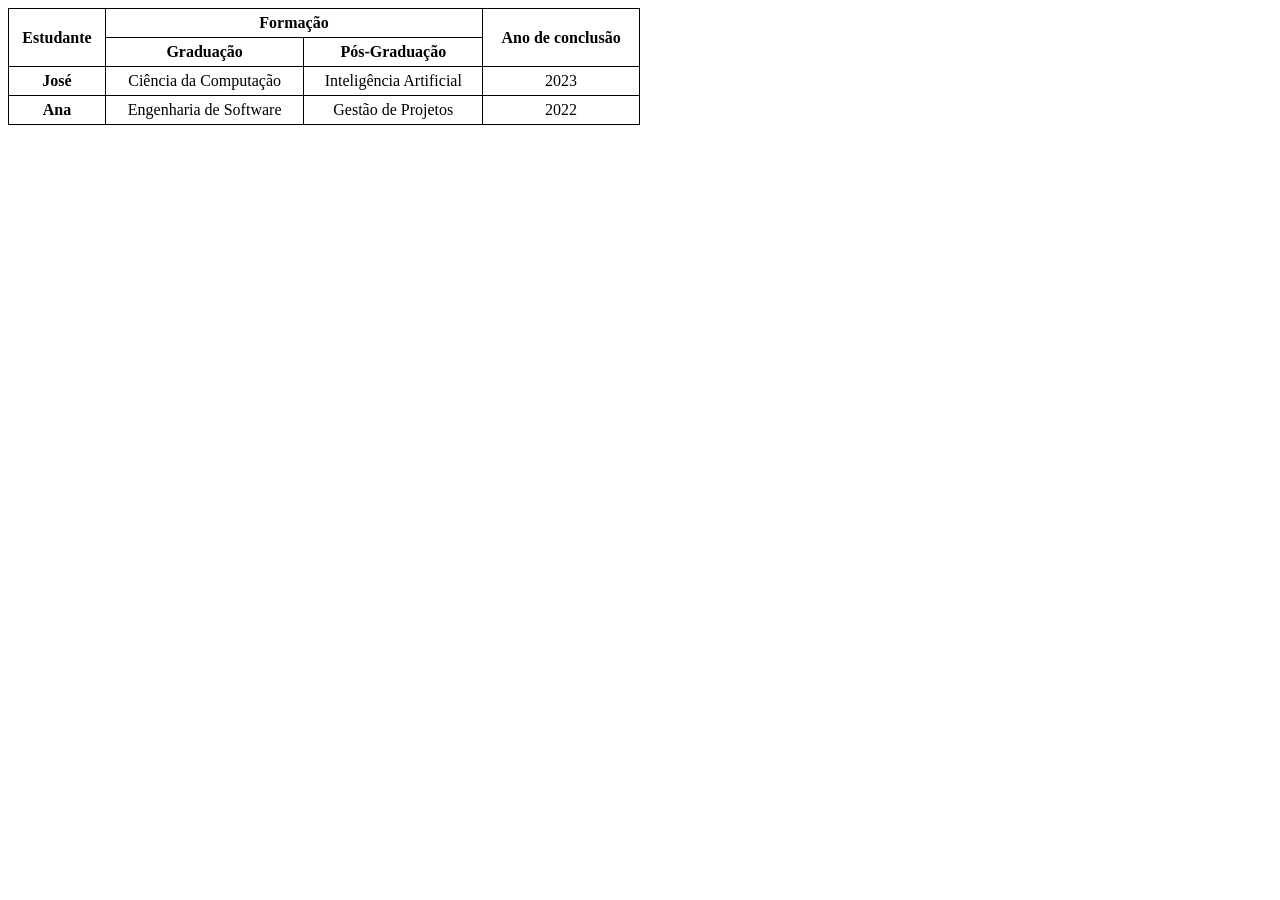
<file: aulas/tabela/tabela.html>
<!DOCTYPE html>
<html lang="en">
<head>
    <meta charset="UTF-8">
    <meta name="viewport" content="width=device-width, initial-scale=1.0">
    <title>Document</title>
    <style>
        table, th, tr, td {
            border: 1px solid black;
            border-collapse: collapse;
        }

        th, td {
            text-align: center;
            padding: 5px;
        }

        table {
            width: 50%;
        }
    </style>
</head> 
<body>
    <table>
        <tr>
            <th rowspan="2">Estudante</th>
            <th colspan="2">Formação</th>
            <th rowspan="2">Ano de conclusão</th>
        </tr>
        <tr>
            <th>Graduação</th>
            <th>Pós-Graduação</th>
        </tr>
        <tr>
            <th>José</th>
            <td>Ciência da Computação</td>
            <td>Inteligência Artificial</td>
            <td>2023</td>
        </tr>
        <tr>
            <th>Ana</th>
            <td>Engenharia de Software</td>
            <td>Gestão de Projetos</td>
            <td>2022</td>
        </tr>
    </table>
</body>
</html>
</file>
<file: atividades/atividade3/style.css>
* {
    margin: 0;
    padding: 0;
    box-sizing: border-box;
}

body {
    font-family: Arial, sans-serif;
    background-color: #07111f;
    color: #f4f7fb;
    line-height: 1.6;
}

a {
    text-decoration: none;
}

img {
    width: 100%;
    height: 100%;
    object-fit: cover; /* propriedade que redimensiona o conteúdo para manter sua proporção e 
                       caber dentro da caixa (aprendo no MDN Web Docs)*/  
}

.cabecalho {
    position: sticky;
    top: 0;
    z-index: 100;
    display: flex;
    align-items: center;
    justify-content: space-between;
    padding: 17px 7%;
    background-color: #07111f;
    border-bottom: 1px solid #26364a;
}

.logo {
    font-size: 30px;
    font-weight: bold;
    color: white;
}

.logo span {
    color: #1688ff;
}

.menu ul {
    display: flex;
    align-items: center;
    gap: 30px;
    list-style: none;
}

.menu a {
    color: #a7b4c7;
    font-size: 15px;
    transition: 0.3s;
}

.menu a:hover {
    color: #1688ff;
}

.banner {
    position: relative;
    display: flex;
    align-items: center;
    min-height: 440px;
    padding: 70px 7%;
    overflow: hidden; /* propriedade que especifica quando o conteúdo deve ser cortado
                      (aprendi no MDN Web Docs) */
    background: linear-gradient(90deg, #07111f 0%, #102847 55%, #145ba0 100%); /* gradiente */
}

.conteudo-banner {
    position: relative;
    z-index: 2;
    max-width: 620px;
    animation: aparecer 1s ease;
}

.conteudo-banner h2 {
    margin: 15px 0;
    font-size: 55px;
    line-height: 1.1;
}

.conteudo-banner h2 span {
    color: #65b6ff;
}

.descricao-banner {
    max-width: 500px;
    color: #a7b4c7;
    font-size: 17px;
}

.botoes {
    display: flex;
    flex-wrap: wrap;
    gap: 15px;
    margin-top: 25px;
}

.botao {
    display: inline-block;
    padding: 12px 22px;
    border-radius: 7px;
    background-color: #1688ff;
    color: white;
    font-weight: bold;
    transition: 0.3s;
}

.botao:hover {
    background-color: #0865c1;
}

.botao-secundario {
    background-color: transparent;
    border: 1px solid white;
}

.botao-secundario:hover {
    background-color: #26364a;
}

.secao {
    padding: 45px 7%;
}

.topo-secao {
    display: flex;
    align-items: center;
    justify-content: space-between;
    margin-bottom: 25px;
}

.topo-secao h2 {
    font-size: 30px;
}

.lista-cards {
    display: grid;
    grid-template-columns: repeat(3, 1fr);
    gap: 22px;
}

.card {
    overflow: hidden;
    background-color: #101e31;
    border: 1px solid #26364a;
    border-radius: 12px;
    transition: 0.3s;
}

.card:hover {
    border-color: #1688ff;
    box-shadow: 0 10px 25px rgba(0, 0, 0, 0.4);
}

.imagem-card {
    height: 230px;
    overflow: hidden;
}

.informacoes-card {
    padding: 17px;
}

.informacoes-card h3 {
    margin-bottom: 8px;
    font-size: 19px;
}

.informacoes-card p {
    margin-bottom: 12px;
    color: #a7b4c7;
    font-size: 14px;
}

.categoria {
    color: #65b6ff;
    font-size: 12px;
}

.secao-destaques {
    background-color: #0a1626;
}

.secao-eventos {
    padding-bottom: 65px;
}

.ao-vivo {
    color: #ff5367;
    font-size: 13px;
    font-weight: bold;
    animation: pulsar 1.5s infinite;
}

.imagem-evento {
    position: relative;
    height: 190px;
    overflow: hidden;
}

.etiqueta-evento {
    position: absolute;
    top: 12px;
    left: 12px;
    padding: 5px 10px;
    background-color: #1688ff;
    color: white;
    border-radius: 5px;
    font-size: 11px;
    font-weight: bold;
}

.rodape {
    display: flex;
    align-items: center;
    justify-content: space-between;
    flex-wrap: wrap;
    gap: 20px;
    padding: 25px 7%;
    background-color: #050c16;
    border-top: 1px solid #26364a;
}

.rodape p {
    color: #a7b4c7;
    font-size: 14px;
}

@keyframes aparecer {
    from {
        opacity: 0;
        transform: translateY(20px);
    }
    to {
        opacity: 1;
        transform: translateY(0);
    }
}

@keyframes pulsar {
    0% {
        opacity: 1;
    }
    50% {
        opacity: 0.4;
    }
    100% {
        opacity: 1;
    }
}

@media (max-width: 900px) {
    .cabecalho {
        padding: 15px 5%;
    }

    .banner {
        padding: 60px 5%;
    }

    .secao {
        padding: 40px 5%;
    }

    .lista-cards {
        grid-template-columns: repeat(2, 1fr);
    }

    .conteudo-banner h2 {
        font-size: 45px;
    }
}

@media (max-width: 600px) {
    .cabecalho {
        flex-direction: column;
        gap: 15px;
        padding: 15px 5%;
    }

    .menu ul {
        gap: 25px;
    }

    .menu a {
        font-size: 13px;
    }

    .banner {
        min-height: 380px;
        padding: 45px 5%;
    }

    .conteudo-banner h2 {
        font-size: 38px;
    }

    .descricao-banner {
        font-size: 14px;
    }

    .secao {
        padding: 35px 5%;
    }

    .topo-secao {
        flex-direction: column;
        align-items: flex-start;
        gap: 10px;
    }

    .topo-secao h2 {
        font-size: 25px;
    }

    .lista-cards {
        grid-template-columns: 1fr;
    }

    .imagem-card {
        height: 260px;
    }
    
    .rodape {
        flex-direction: column;
        text-align: center;
    }
}
</file>
<file: atividades/atividade3/navegacao.css>
*{
    color: azure;
    margin: 0px;
    padding: 0px;
}
img{
    border-radius: 15px;
    width: 200px;
    height: 125px;
    object-fit: cover;
    transition: transform 0.4s ease-in-out;
}
img:hover {
  transform: scale(1.1);
}
body{
    font-family: Arial, sans-serif;
    display: flex;
    flex-direction: column;
    background-color: black;
}
h1{
    color: white;
    font-size: 30px;
    margin: 10px;
}
h1 span{
    color:#1688ff;
}
#perfil{
    width: 30px;
    border-radius: 35px;
    margin-right: 5px;
    margin-bottom: 5px;
    height: 30px;
}
a, p{
    margin: 8px;
}
nav{
    height: 20%;
    display: flex;
    flex-direction: row;
    align-items: center;
    margin: 5px;
    justify-content: space-between;
}
.opcao{
    display: flex;
    flex-direction: column;
    text-align: center;
    width: 20%;
    height: 15%;
}
.catalogo {
    display: flex;
    flex-direction: row;
    justify-content: space-evenly;
}
.pesquisa{
    margin-top: 5px;
    border-radius: 15px;
    padding: 2px;
    width: 20%;
    height: 20px;
    background-color: rgb(26, 98, 157);
}
#cima{
    height: 20%;
    display: flex;
    margin: 5px;
    flex-direction: row;
    align-items: center;
    justify-content: space-between;
}
header{
    border-bottom: 1px solid #26364a;
    background-color: #07111f;
    display: flex;
    flex-direction: column;
}
</file>
<file: aulas/position/position1.css>
body {
  height: 100vh;
  margin: 0;
}
.container {
  width: 500px;
  height: 500px;
  border: 2px solid;
  margin-top: 20px;
  /* position: relative; */
}
.static {
  width: 100px;
  height: 100px;
  background-color: rgba(0, 255, 0, 0.3);
  position: static;
}
.relative {
  width: 100px;
  height: 100px;
  background-color: rgba(255, 0, 0, 0.3);
  position: relative;
  top: 15px;
  left: 15px;
}
.absolute {
  width: 100px;
  height: 100px;
  background-color: rgba(0, 0, 255);
  position: absolute;
  top: 20px;
  right: 30px;
  z-index: 3;
}
.fixed {
  width: 100px;
  height: 100px;
  background-color: rgba(195, 0, 255);
  position: fixed;
  right: 5px;
  top: 5px;
}

.sticky {
  position: sticky;
  width: 100%;
  height: 30px;
  background-color: rgba(255, 162, 0);
  top: 2px;
  z-index: 10;
}
</file>
<file: aulas/receita/style.css>
* {
    margin: 0;
    padding: 0;
    font-family: "Roboto", sans-serif;
}

h1 {
    text-align: center;
    margin: 18px;
    text-decoration: underline;
}

h1, h2, p {
    margin-left: 14px;
}

h2, h3 {
    color: #EBAA23;
    padding: 10px;
}

ul {
    list-style-type: upper-roman;
}

li {
    list-style-type: square;
    margin-left: 20px;
    padding: 3px;
}

img {
    width: 40%;
    padding-bottom: 10px;
}

.modo-preparo, .ingredientes {
    border: 4px dashed #AB8A44;
    margin: 25px;
    padding: 10px;
}

footer {
    width: 100%;
    height: 60px;
    background-color: #AB8A44;
    color: white;
    text-align: center;
    vertical-align: middle;
    margin-top: 10px;
}

a {
    text-decoration: none;
}
</file>
